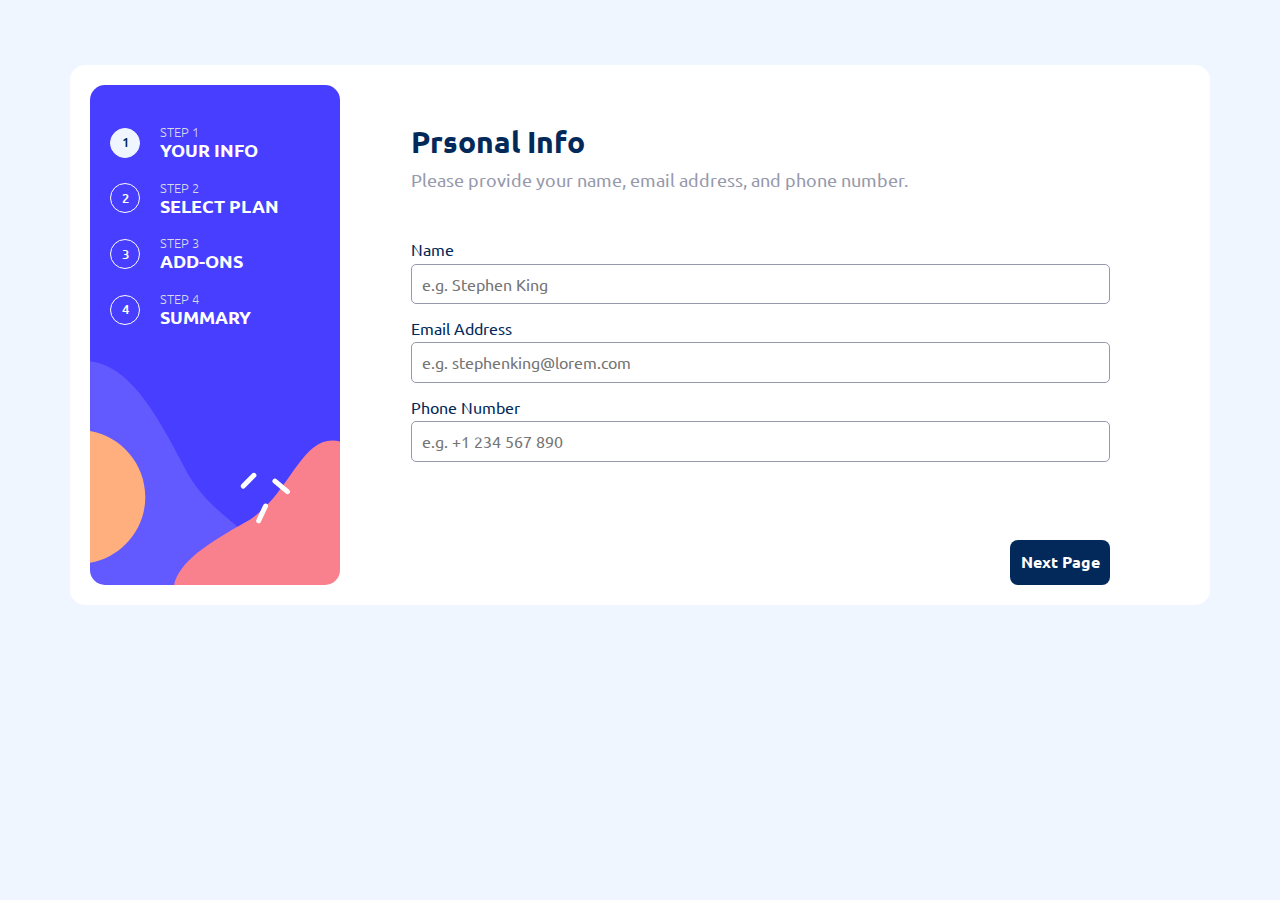
<file: index.html>
<!DOCTYPE html>
<html lang="en">
<head>
  <meta charset="UTF-8">
  <meta name="viewport" content="width=device-width, initial-scale=1.0"> <!-- displays site properly based on user's device -->
  <link rel="icon" type="image/png" sizes="32x32" href="./assets/images/favicon-32x32.png">
  <link rel="preconnect" href="https://fonts.googleapis.com">
  <link rel="preconnect" href="https://fonts.gstatic.com" crossorigin>
  <link href="https://fonts.googleapis.com/css2?family=Ubuntu:wght@400;500;700&display=swap" rel="stylesheet">
  <link rel="stylesheet" href="css/all.min.css">
  <link rel="stylesheet" href="css/normalize.css">
  <link rel="stylesheet" href="css/main.css">
  <link rel="stylesheet" href="css/personal.css">
  <title>Frontend Mentor | Multi-step form</title>
</head>
<body>
  <div class="container">
    <div class="content">
      <div class="sidebar">
      <ul>
        <li class="active">
          <div class="number">1</div>
          <div class="text">
            <h3>STEP 1</h3>
            <p>YOUR INFO</p>
          </div>
        </li>
        <li class="">
          <div class="number">2</div>
          <div class="text">
            <h3>STEP 2</h3>
            <p>SELECT PLAN</p>
          </div>
        </li>
        <li class="">
          <div class="number">3</div>
          <div class="text">
            <h3>STEP 3</h3>
            <p>ADD-ONS</p>
          </div>
        </li>
        <li class="">
          <div class="number">4</div>
          <div class="text">
            <h3>STEP 4</h3>
            <p>SUMMARY</p>
          </div>
        </li>
      </ul>
      </div>
      <div class="personal-info page">
        <h2>Prsonal Info</h2>
        <p>Please provide your name, email address, and phone number.</p>
        <form action="">
          <div class="name">
            <label for="name">Name <p id="name-error">This field is required</p></label>
            <input type="text" id="name" placeholder="e.g. Stephen King">
          </div>
          <div class="email">
            <label for="email">Email Address <p id="email-error">This field is required</p></label>
            <input type="email" id="email" placeholder="e.g. stephenking@lorem.com">
          </div>
          <div class="phone">
            <label class="required" for="phone">Phone Number <p id="phone-error">This field is required</p></label>
            <input type="text" id="phone" placeholder="e.g. +1 234 567 890">
          </div>
        </form>
        <a id="index-next" class="next" href="plans.html">Next Page</a>
      </div>
    </div>
  </div>
  <script src="js/info.js"></script>
</body>
</html>
</file>
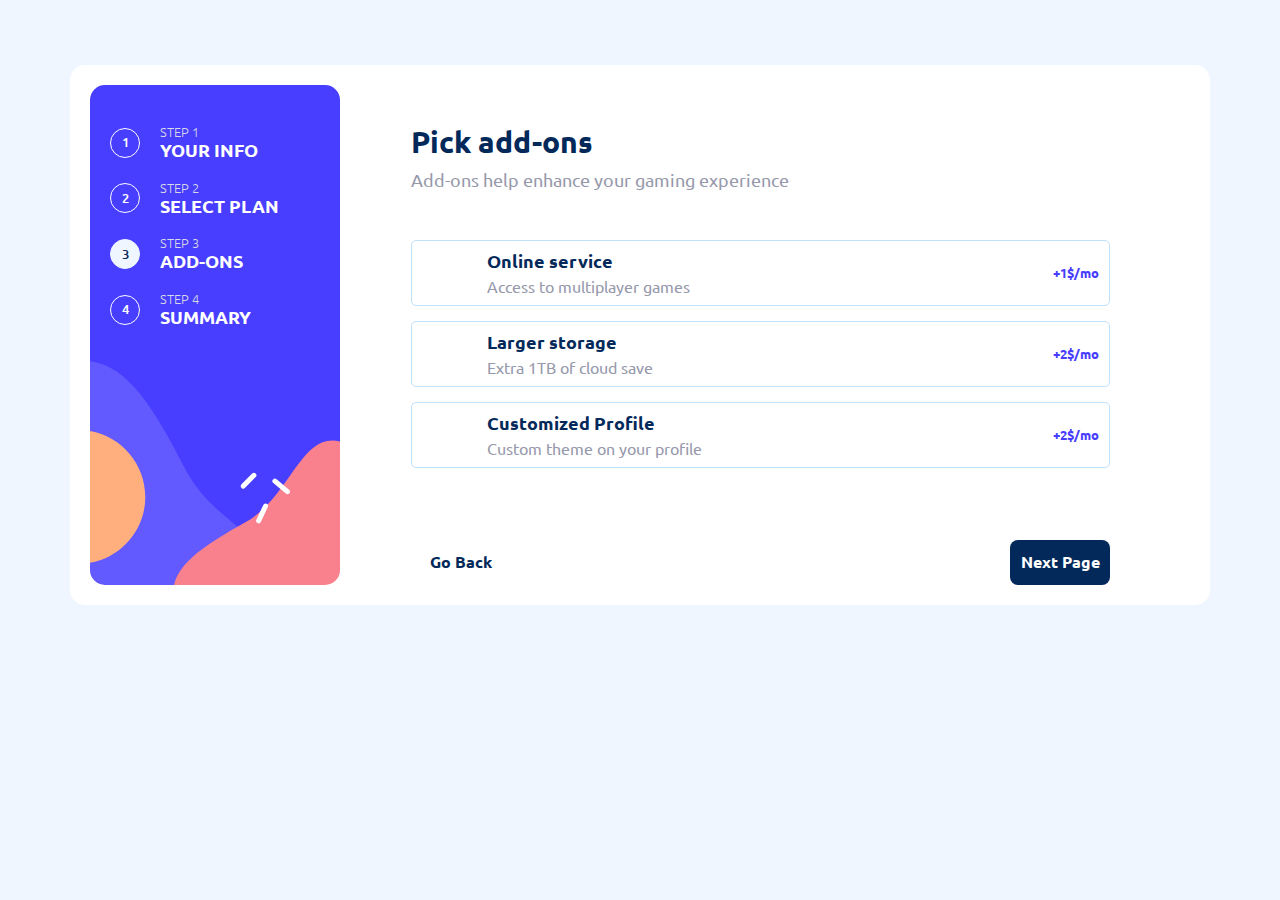
<file: addons.html>
<!DOCTYPE html>
<html lang="en">
<head>
  <meta charset="UTF-8">
  <meta name="viewport" content="width=device-width, initial-scale=1.0"> <!-- displays site properly based on user's device -->
  <link rel="icon" type="image/png" sizes="32x32" href="./assets/images/favicon-32x32.png">
  <link rel="preconnect" href="https://fonts.googleapis.com">
  <link rel="preconnect" href="https://fonts.gstatic.com" crossorigin>
  <link href="https://fonts.googleapis.com/css2?family=Ubuntu:wght@400;500;700&display=swap" rel="stylesheet">
  <link rel="stylesheet" href="css/normalize.css">
  <link rel="stylesheet" href="css/all.min.css">
  <link rel="stylesheet" href="css/main.css">
  <link rel="stylesheet" href="css/addons.css">
  <title>Add-ons</title>
</head>
<body>
  <div class="container">
    <div class="content">
      <div class="sidebar">
      <ul>
        <li class="">
          <div class="number">1</div>
          <div class="text">
            <h3>STEP 1</h3>
            <p>YOUR INFO</p>
          </div>
        </li>
        <li class="">
          <div class="number">2</div>
          <div class="text">
            <h3>STEP 2</h3>
            <p>SELECT PLAN</p>
          </div>
        </li>
        <li class="active">
          <div class="number">3</div>
          <div class="text">
            <h3>STEP 3</h3>
            <p>ADD-ONS</p>
          </div>
        </li>
        <li class="">
          <div class="number">4</div>
          <div class="text">
            <h3>STEP 4</h3>
            <p>SUMMARY</p>
          </div>
        </li>
      </ul>
      </div>
      <div class="addons page">
        <h2>Pick add-ons</h2>
        <p>Add-ons help enhance your gaming experience</p>
        <form action="">
            <div class="service">
                <input type="checkbox" name="service" id="online-service">
                <label for="online-service">
                    <div class="check"><span><i class="fa-solid fa-check"></i></span></div>
                    <div class="text">
                        <h3>Online service</h3>
                        <p>Access to multiplayer games</p>
                    </div>
                    <div class="price"><span id="service-addon">+1$/mo</span></div>
                </label>
            </div>
            <div class="storage">
                <input type="checkbox" name="storage" id="larger-storage">
                <label for="larger-storage">
                    <div class="check"><span><i class="fa-solid fa-check"></i></span></div>
                    <div class="text">
                        <h3>Larger storage</h3>
                        <p>Extra 1TB of cloud save</p>
                    </div>
                    <div class="price"><span id="storage-addon">+2$/mo</span></div>
                </label>
            </div>
            <div class="profile">
                <input type="checkbox" name="profile" id="custom-profile">
                <label for="custom-profile">
                    <div class="check"><span><i class="fa-solid fa-check"></i></span></div>
                    <div class="text">
                        <h3>Customized Profile</h3>
                        <p>Custom theme on your profile</p>
                    </div>
                    <div class="price"><span id="profile-addon">+2$/mo</span></div>
                </label>
            </div>
        </form>
        <a id="addons-next" class="next" href="summary.html">Next Page</a>
        <a class="previous" href="plans.html">Go Back</a>
      </div>
    </div>
  </div>
  <script src="js/addons.js"></script>
</body>
</html>
</file>
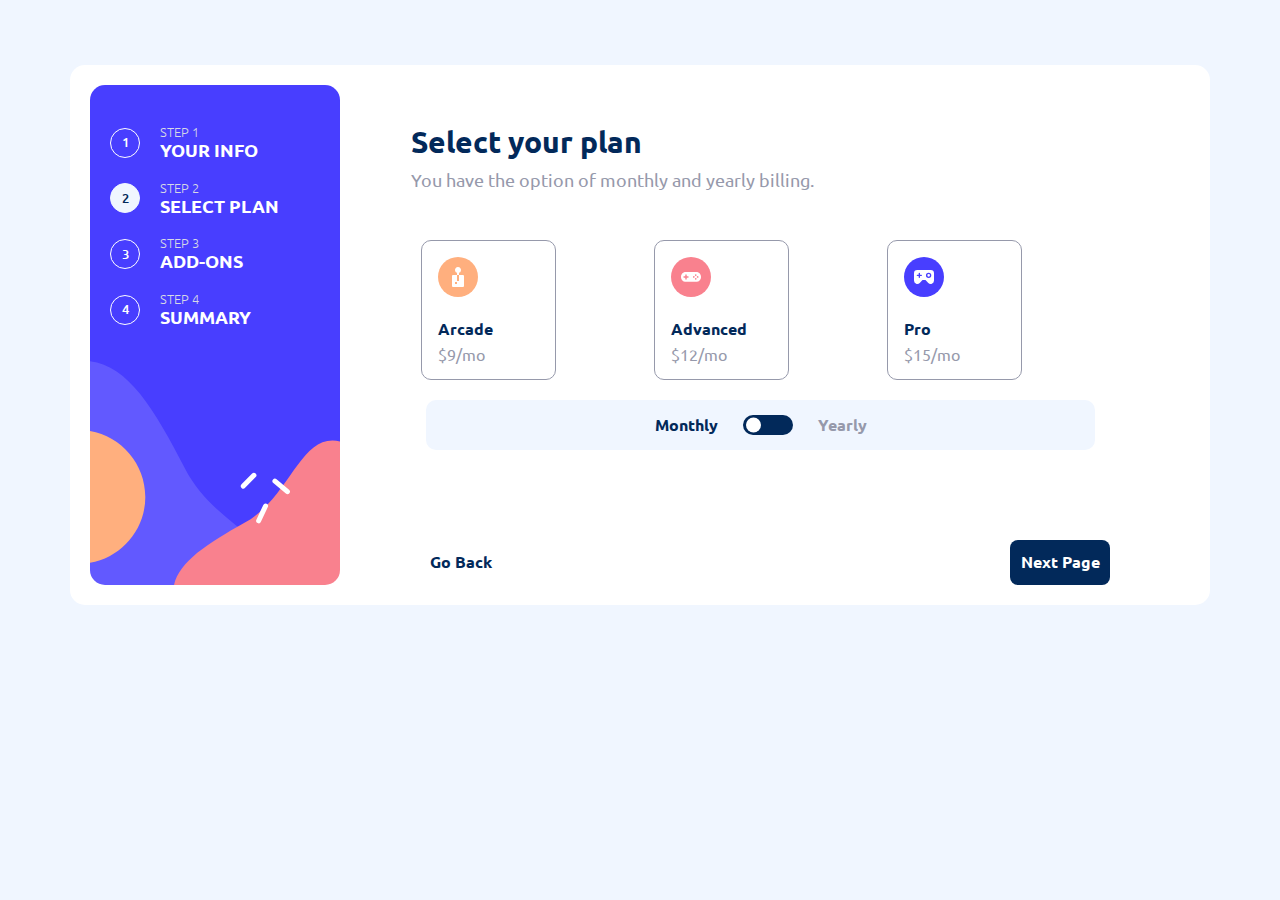
<file: plans.html>
<!DOCTYPE html>
<html lang="en">
<head>
  <meta charset="UTF-8">
  <meta name="viewport" content="width=device-width, initial-scale=1.0"> <!-- displays site properly based on user's device -->
  <link rel="icon" type="image/png" sizes="32x32" href="./assets/images/favicon-32x32.png">
  <link rel="preconnect" href="https://fonts.googleapis.com">
  <link rel="preconnect" href="https://fonts.gstatic.com" crossorigin>
  <link href="https://fonts.googleapis.com/css2?family=Ubuntu:wght@400;500;700&display=swap" rel="stylesheet">
  <link rel="stylesheet" href="css/all.min.css">
  <link rel="stylesheet" href="css/normalize.css">
  <link rel="stylesheet" href="css/main.css">
  <link rel="stylesheet" href="css/plans.css">
  <title>Frontend Mentor | Multi-step form</title>
</head>
<body>
  <div class="container">
    <div class="content">
      <div class="sidebar">
      <ul>
        <li class="">
          <div class="number">1</div>
          <div class="text">
            <h3>STEP 1</h3>
            <p>YOUR INFO</p>
          </div>
        </li>
        <li class="active">
          <div class="number">2</div>
          <div class="text">
            <h3>STEP 2</h3>
            <p>SELECT PLAN</p>
          </div>
        </li>
        <li class="">
          <div class="number">3</div>
          <div class="text">
            <h3>STEP 3</h3>
            <p>ADD-ONS</p>
          </div>
        </li>
        <li class="">
          <div class="number">4</div>
          <div class="text">
            <h3>STEP 4</h3>
            <p>SUMMARY</p>
          </div>
        </li>
      </ul>
      </div>
      <div class="plans page">
        <h2>Select your plan</h2>
        <p>You have the option of monthly and yearly billing.</p>
        <p id="error-radio">Please choose your plan</p>
        <form action="">
            <div class="arcade">
                <input type="radio" name="plan" value="arcade" id="arcade-radio">
                <label for="arcade-radio">
                    <img src="assets/images/icon-arcade.svg" alt="">
                    <div class="text">
                      <p class="type">Arcade</p>
                      <span class="span-month" id="arcade-month-price">$9/mo</span>
                      <span class="span-year" id="arcade-year-price">$90/yr</span>
                      <p class="free">2 months free</p>
                    </div>
                </label>
            </div>
            <div class="advanced">
                <input type="radio" name="plan" value="advanced" id="advanced-radio">
                <label for="advanced-radio">
                    <img src="assets/images/icon-advanced.svg" alt="">
                    <div class="text">
                      <p class="type">Advanced</p>
                      <span class="span-month" id="advanced-month-price">$12/mo</span>
                      <span class="span-year" id="arcade-year-price">$120/yr</span>
                      <p class="free">2 months free</p>
                    </div>
                </label>
            </div>
            <div class="pro">
                <input type="radio" name="plan" value="pro" id="pro-radio">
                <label for="pro-radio">
                    <img src="assets/images/icon-pro.svg" alt="">
                    <div class="text">
                      <p class="type">Pro</p>
                      <span class="span-month" id="pro-month-price">$15/mo</span>
                      <span class="span-year" id="pro-year-price">$150/mo</span>
                      <p class="free">2 months free</p>
                    </div>
                </label>
            </div>
        </form>
        <div class="check-type">
            <p id="monthly-p">Monthly</p>
            <input type="checkbox" id="plan-type" class="plan-check">
            <label for="plan-type" id="plan-type-label"></label>
            <p id="yearly-p">Yearly</p>
        </div>
        <a id="plans-next" class="next" href="addons.html">Next Page</a>
        <a class="previous" href="index.html">Go Back</a>
      </div>
    </div>
  </div>
  <script src="js/plans.js"></script>
</body>
</html>
</file>
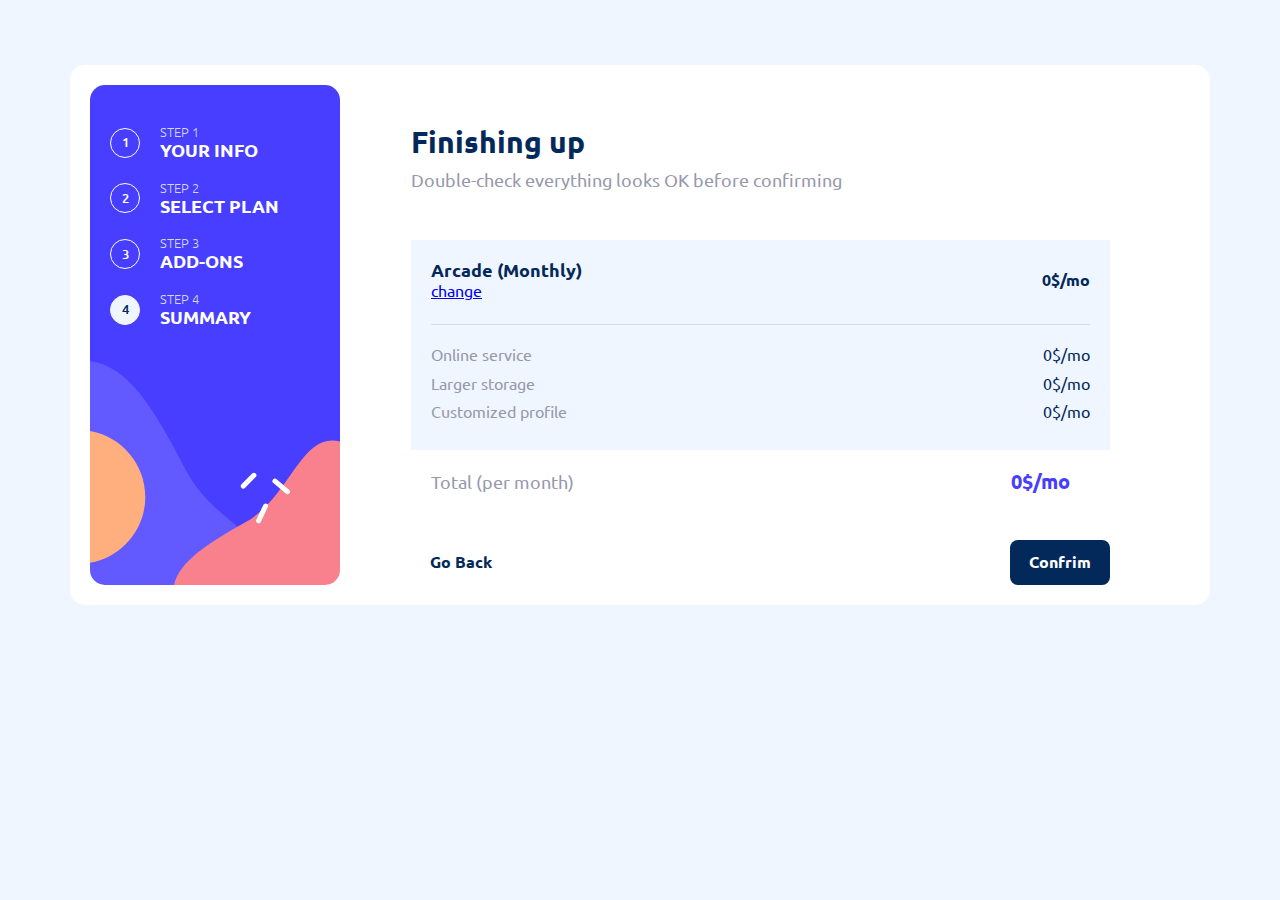
<file: summary.html>
<!DOCTYPE html>
<html lang="en">
<head>
  <meta charset="UTF-8">
  <meta name="viewport" content="width=device-width, initial-scale=1.0"> <!-- displays site properly based on user's device -->
  <link rel="icon" type="image/png" sizes="32x32" href="./assets/images/favicon-32x32.png">
  <link rel="preconnect" href="https://fonts.googleapis.com">
  <link rel="preconnect" href="https://fonts.gstatic.com" crossorigin>
  <link href="https://fonts.googleapis.com/css2?family=Ubuntu:wght@400;500;700&display=swap" rel="stylesheet">
  <link rel="stylesheet" href="css/all.min.css">
  <link rel="stylesheet" href="css/normalize.css">
  <link rel="stylesheet" href="css/main.css">
  <link rel="stylesheet" href="css/summary.css">
  <title>Frontend Mentor | Multi-step form</title>
</head>
<body>
  <div class="container">
    <div class="content">
      <div class="sidebar">
      <ul>
        <li class="">
          <div class="number">1</div>
          <div class="text">
            <h3>STEP 1</h3>
            <p>YOUR INFO</p>
          </div>
        </li>
        <li class="">
          <div class="number">2</div>
          <div class="text">
            <h3>STEP 2</h3>
            <p>SELECT PLAN</p>
          </div>
        </li>
        <li class="">
          <div class="number">3</div>
          <div class="text">
            <h3>STEP 3</h3>
            <p>ADD-ONS</p>
          </div>
        </li>
        <li class="active">
          <div class="number">4</div>
          <div class="text">
            <h3>STEP 4</h3>
            <p>SUMMARY</p>
          </div>
        </li>
      </ul>
      </div>
      <div class="summary page">
        <h2>Finishing up</h2>
        <p>Double-check everything looks OK before confirming</p>
        <div class="finish">
          <div class="type">
            <div class="text">
              <h3 id="plan-type" >Arcade (Monthly)</h3>
              <a href="plans.html" id="change">change</a>
            </div>
            <div id="plan-price" class="price">0$/mo</div>
          </div>
          <ul class="addons">
            <li class="service">Online service <span id="service-span" class="price">0$/mo</span></li>
            <li class="storage">Larger storage <span id="storage-span" class="price">0$/mo</span></li>
            <li class="profile">Customized profile <span id="profile-span" class="price">0$/mo</span></li>
          </ul>
        </div>
        <div class="total">
          <p id="total-type">Total <span id="selection">(per month)</span></p>
          <span id="total-price" class="total-price">0$/mo</span>
        </div>
        <div id="thank-page" class="thank">
          <img src="assets/images/icon-thank-you.svg" alt="">
          <h3>Thank You</h3>
          <p>Thank you for confirming your subscription! We hope you have fun using our platform. if you ever need support, please feel free to email us at support@loregaming.com </p>
        </div>
        <button id="summary-confirm" class="next">Confrim</button>
        <a class="previous" href="addons.html">Go Back</a>
      </div>
    </div>
  </div>
  <script src="js/summary.js"></script>
</body>
</html>
</file>
<file: css/main.css>
/* Start Variables */
:root {
    --marine-blue: hsl(213, 96%, 18%);
    --purplish-blue: hsl(243, 100%, 62%);
    --pastel-blue: hsl(228, 100%, 84%);
    --light-blue: hsl(206, 94%, 87%);
    --strawberry-red: hsl(354, 84%, 57%);
    --cool-gray: hsl(231, 11%, 63%);
    --light-gray: hsl(229, 24%, 87%);
    --magnolia: hsl(217, 100%, 97%);
    --alabaster: hsl(231, 100%, 99%);
    --white: hsl(0, 0%, 100%);
}
/* End Variables */
/* Start Global Rules */
    * {
    -webkit-box-sizing: border-box;
    -moz-box-sizing: border-box;
    box-sizing: border-box;
    padding: 0;
    margin: 0;
}
html {
    scroll-behavior: smooth;
}
body {
    font-family: 'Ubuntu', sans-serif;
    background-color: var(--magnolia);
}
a {
    text-decoration: none;
}
ul {
    list-style: none;
    margin: 0;
    padding: 0;
}
.container {
    padding-left: 15px;
    padding-right: 15px;
    margin-left: auto;
    margin-right: auto;
}
/* Small */
@media (min-width: 768px) {
    .container {
        width: 750px;
    }
}
/* Medium */
@media (min-width: 992px) {
    .container {
        width: 970px;
    }
}
/* Large */
@media (min-width: 1200px) {
    .container {
        width: 1170px;
    }
}
/* End Global Rules */
.content{
    background-color: var(--white);
    min-height: 300px;
    margin-top: 65px;
    display: flex;
    border-radius: 15px;
}
@media (max-width:700px) {
    .content{
        flex-direction: column;
        background-color: var(--magnolia);
        position: relative !important;
        min-height: 628px;
    }
}
.sidebar{
    min-width: 250px;
    min-height: 500px;
    background-color: var(--purplish-blue);
    margin: 20px;
    padding: 20px;
    border-radius: 15px;
    background-image: url(../assets/images/bg-sidebar-desktop.svg);
    background-position: bottom;
    background-repeat: no-repeat;
}
@media (max-width:700px) {
    .sidebar{
        background-image: url(../assets/images/bg-sidebar-mobile.svg);
        min-height: 172px;
        background-size: 100%;
        margin: 0;
    }
}
.sidebar ul li{
    display: flex;
    font-size: 13px;
    margin: 20px 0;
    align-items: center;
}
@media (max-width:700px) {
    .sidebar ul{
        display: flex;
        justify-content: center;
    }
}
.sidebar ul .active .number{
    background-color: var(--magnolia);
    color: var(--marine-blue);
    border-color: var(--magnolia);
}
.sidebar ul li .number{
    border: 1px solid;
    border-radius: 50%;
    width: 30px;
    height: 30px;
    display: flex;
    justify-content: center;
    align-items: center;
    color: var(--white);
    font-weight: 500;
}
.sidebar ul li .text{
    margin-left: 20px;
}
@media (max-width:700px) {
    .sidebar ul li{
        margin: 0 10px;
    }
    .sidebar ul li .text{
        display: none;
    }
}
.sidebar ul li .text h3{
    color: var(--light-gray);
    font-size: 13px;
    font-weight: 300;
}
.sidebar ul li .text p{
    color: var(--white);
    font-size: 18px;
    font-weight: bold;
}
.page{
    margin: 20px;
    margin-left: 51px !important;
    padding-top: 40px;
    position: relative;
    flex: 1;
    margin-right: 100px;
}
@media (max-width:700px) {
    .page{
        background-color: var(--white);
        padding: 20px 20px 100px;
        border-radius: 10px;
        margin: -100px auto 0 !important;
        width: 90%;
    }
}
.page h2{
    font-size: 30px;
    color: var(--marine-blue);
    margin-bottom: 10px;
}
.page > p:nth-of-type(1){
    color: var(--cool-gray);
    font-size: 18px;
}
.page > .next{
    width: 100px;
    height: 45px;
    display: flex;
    justify-content: center;
    align-items: center;
    background-color: var(--marine-blue);
    color: var(--white);
    border-radius: 8px;
    position: absolute;
    bottom: 0;
    right: 0;
    font-weight: bold;
}
.page > .previous{
    width: 100px;
    height: 45px;
    display: flex;
    justify-content: center;
    align-items: center;
    color: var(--marine-blue);
    border-radius: 8px;
    position: absolute;
    bottom: 0;
    left: 0;
    font-weight: bold;
}
@media (max-width: 700px) {
    .page > .next,
    .page > .previous{
        margin: 0px 20px 25px 0;
    }
}
</file>
<file: css/personal.css>
.personal-info form{
    margin-top: 50px;
}
.personal-info form div label{
    display: block;
    margin-bottom: 5px;
    color: var(--marine-blue);
    display: flex;
    justify-content: space-between;
    align-items: center;
}
.personal-info form div label p{
    color: var(--strawberry-red);
    font-size: 14px;
    display: none;
}
.personal-info form div input{
    display: block;
    padding: 10px;
    margin-bottom: 15px;
    width: 100%;
    border: 1px solid var(--cool-gray);
    border-radius: 5px;
}
.personal-info form div input:focus{
    outline: none;
    border-color: var(--marine-blue);
    color: var(--marine-blue);
}
</file>
<file: css/addons.css>
.addons form{
    margin-top: 50px;
}
.addons form > div{
    width: 100%;
    margin-bottom: 15px;
    border-radius: 5px;
}
.addons form > div:hover{
    border: 1px solid var(--purplish-blue);
}
.addons form > div > input{
    display: none;
}
.addons form > div > label{
    cursor: pointer;
    display: flex;
    align-items: center;
    padding: 10px;
    border: 1px solid var(--light-blue);
    border-radius: 5px;
}
.addons form > div > input:checked + label{
    border: 1px solid var(--purplish-blue);
}
.addons form > div > label{
    width: 100%;
}
.addons form > div > label .check{
    width: 50px;
    display: flex;
    justify-content: center;
    align-items: center;
    margin-right: 15px;
}
.addons form > div > label .check span{
    background-color: var(--purplish-blue);
    width: 0;
    height: 0;
    border-radius: 3px;
    display: flex;
    justify-content: center;
    align-items: center;
}
.addons form > div > input:checked + label .check span{
    width: 20px;
    height: 20px;
}
.addons form > div > label .check span i{
    color: white;
}
.addons form > div > label .text h3{
    color: var(--marine-blue);
    font-size: 18px !important;
    margin-bottom: 5px;
}
.addons form > div > label .text p{
    color: var(--cool-gray);
}
.addons form > div > label .price{
    margin-left: auto;
}
.addons form > div > label .price span{
    display: block;
    color: var(--purplish-blue);
    font-weight: 700;
    font-size: 13px;
}
</file>
<file: css/plans.css>
.plans #error-radio{
    margin-top: auto; 
    text-align: center;
    color: var(--strawberry-red);
    transform: translateY(40px);
    font-weight: 700;
    display: none;
}
.plans form{
    display: flex;
    margin-top: 50px;
}
@media (max-width:992px) {
    .plans form{
        flex-direction: column;
        margin-top: 15px;
    }
}
.plans form > div{
    margin: 0 10px;
    flex: 1;
}
.plans form > div > input{
    display: none;
}
.plans form > div > label{
    cursor: pointer;
    padding: 16px;
    display: block;
    border: 1px solid var(--cool-gray);
    border-radius: 10px;
    width: 135px;
}
@media (max-width:992px ) {
    .plans form > div > label{
        width: 100%;
        margin: 10px 0;
        display: flex;
        flex-wrap: wrap;
    }
}
.plans form > div > input:checked + label{
    background-color: var(--magnolia);
}
.plans form > div > label:hover{
    border-color: var(--purplish-blue)
}
.plans form > div > label > img{
    margin-bottom: 20px;
}
@media (max-width:992px ) {
    .plans form > div > label > img{
        margin-bottom: 5px;
        margin-right: 30px;
    }
}
.plans form > div > label > .text .type{
    margin-bottom: 7px;
    color: var(--marine-blue);
    font-weight: 700;
}
.plans form > div > label > .text span:nth-of-type(1){
    color: var(--cool-gray);
    display: block;
}   
.plans form > div > label > .text span:nth-of-type(2){
    display: none;
    color: var(--cool-gray);
}
.plans form > div > label > .text .free{
    text-align: center;
    display: none;
    color: var(--marine-blue);
    margin-top: 5px;
}
.plans .check-type{
    display: flex;
    justify-content: center;
    align-items: center;
    background-color: var(--magnolia);
    padding: 15px;
    gap: 25px;
    margin: 20px 15px 0;
    border-radius: 10px;
}
@media (max-width:992px) {
    .plans .check-type{
        margin: 20px 15px 60px;
    }
}
.plans .check-type p:nth-of-type(1){
    color: var(--marine-blue);
}
.plans .check-type p{
    display: block;
    font-weight: 700;
    color: var(--cool-gray);
}
.plans .check-type .plan-check{
    display: none;
}
.plans .check-type .plan-check + label{
    width: 50px;
    height: 20px;
    display: block;
    background-color: var(--marine-blue);
    border-radius: 10px;
    position: relative;
    cursor: pointer;
}
.plans .check-type .plan-check + label::before{
    content: "";
    position: absolute;
    width: 15px;
    height: 15px;
    left: 3px;
    top: 50%;
    transform: translateY(-50%);
    background-color: var(--white);
    border-radius: 50%;
    transition: left .5s;
}
.plans .check-type .plan-check:checked + label::before{
    left: 30px;
}
</file>
<file: css/summary.css>
.summary .finish{
    margin-top: 50px;
    background-color: var(--magnolia);
    padding: 20px;
    position: relative;
}
.summary .finish > div{
    display: flex;
    align-items: center;
    padding-bottom: 25px;
    border-bottom: 1px solid var(--light-gray);
    margin-bottom: 20px;
}
.summary .finish > div .price{
    margin-left: auto;
}
.summary .finish > ul li{
    display: flex;
    align-items: center;
    margin-bottom: 10px;
    color: var(--cool-gray);
}
.summary .finish > ul li span{
    margin-left: auto;
    display: block;
    color: var(--marine-blue);
}
a#change{
    text-decoration: underline;
}
.summary .type .text h3{
    font-size: 18px;
    color: var(--marine-blue);
}
.summary .type .price{
    color: var(--marine-blue);
    font-weight: 700;
}
.summary .total{
    display: flex;
    align-items: center;
    padding: 20px;
    color: var(--cool-gray);
    font-size: 18px;
}
.summary .total .total-price{
    display: block;
    margin-left: auto;
    margin-right: 20px;
    font-weight: 700 !important;
    font-size: 20px !important;
    color: var(--purplish-blue) !important;
}
.summary .thank{
    position: absolute;
    top: 0;
    left: 0;
    width: 100%;
    height: 100%;
    background-color: var(--white);
    display: flex;
    justify-content: center;
    align-items: center;
    flex-direction: column;
    text-align: center;
    z-index: -1;
}
@media (max-width:700px) {
    .summary .thank{
        border-radius: 10px;
    }
}
.summary .thank h3{
    color: var(--marine-blue);
    margin: 20px 0;
    font-size: 25px;
}
.summary .thank p{
    color: var(--cool-gray);
    font-size: 18px;
}
.summary .next{
    border: none;
    cursor: pointer;
}
.summary .next:hover{
    background-color: var(--cool-gray);
}
</file>
